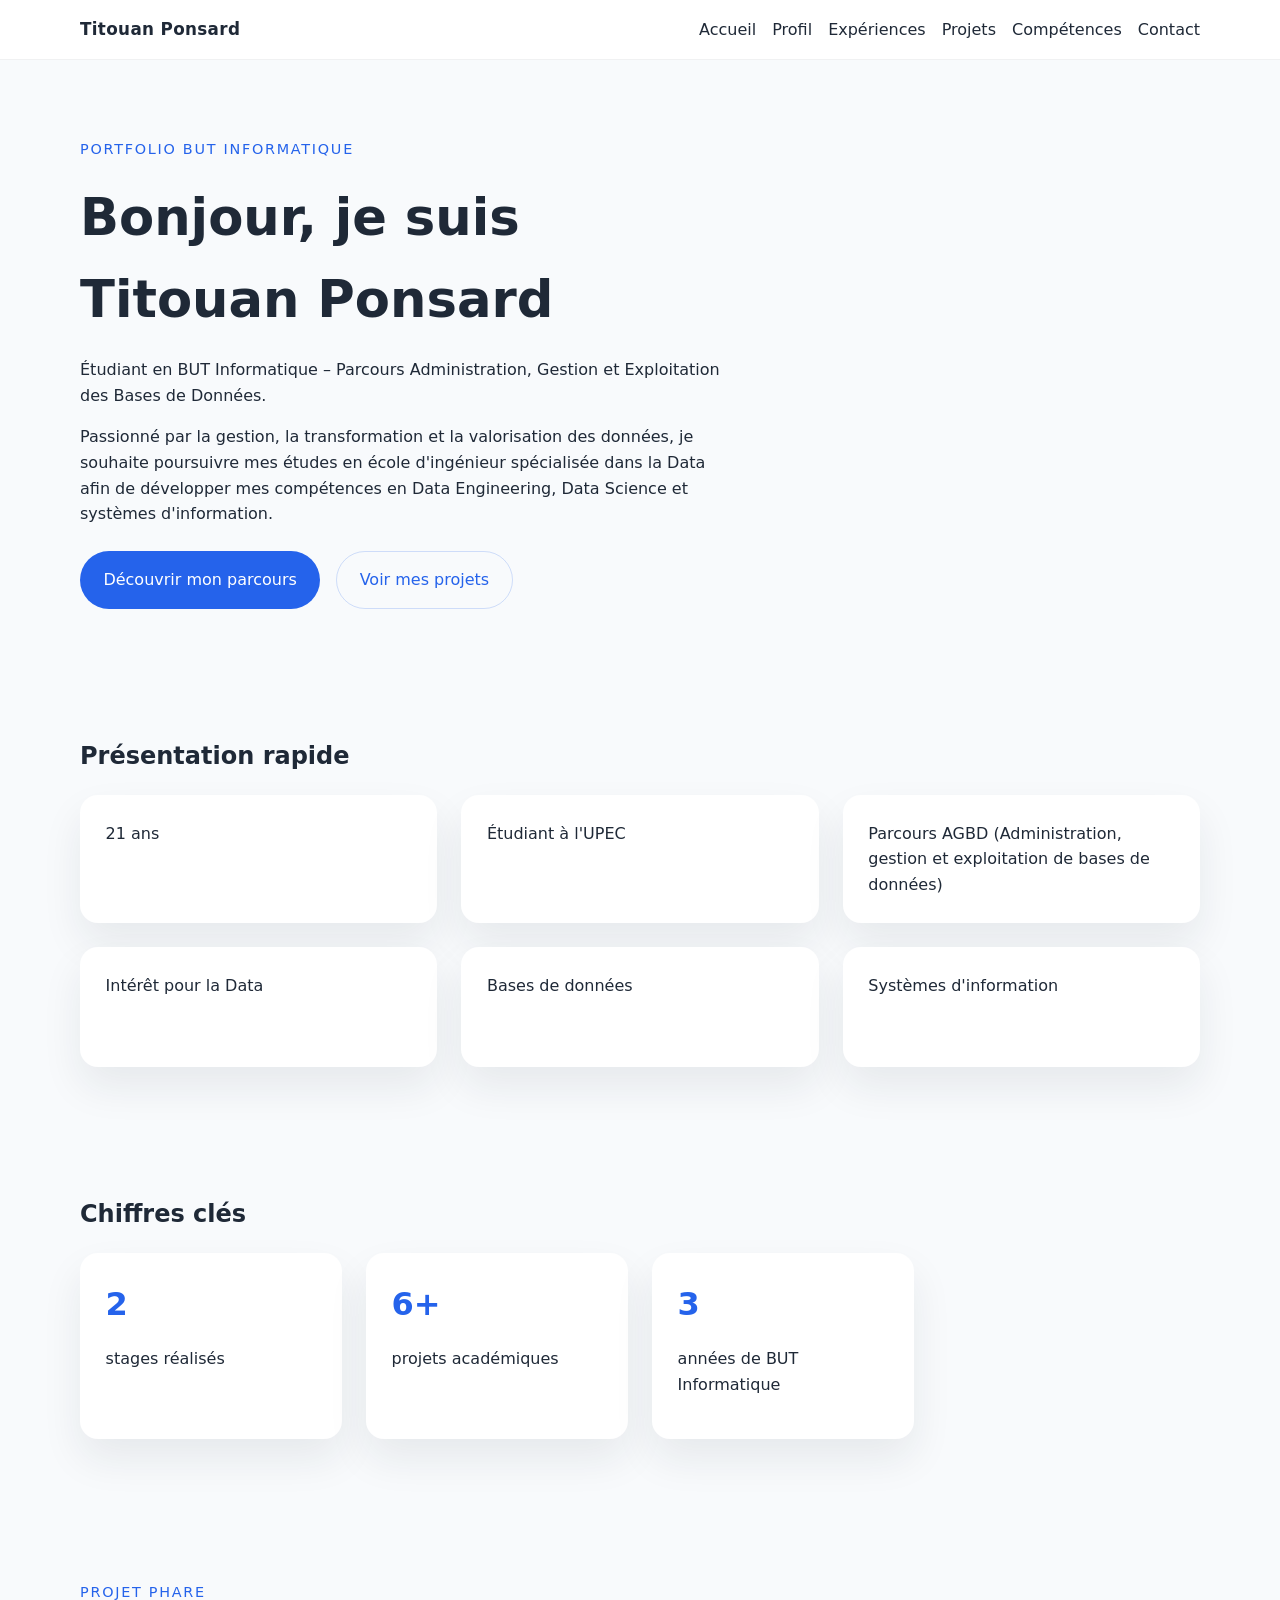
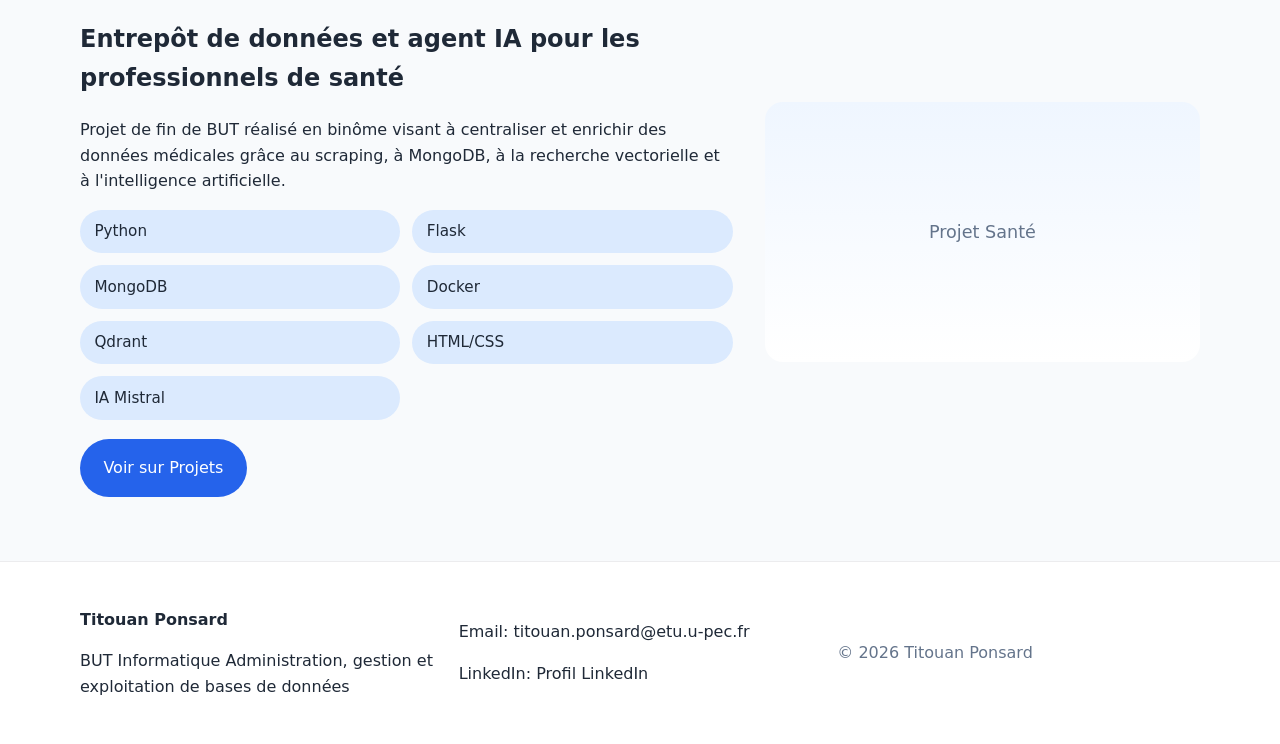
<file: index.html>
<!DOCTYPE html>
<html lang="fr">
<head>
  <meta charset="UTF-8">
  <meta name="viewport" content="width=device-width, initial-scale=1.0">
  <title>Portfolio - Titouan Ponsard</title>
  <link rel="stylesheet" href="css/style.css">
</head>
<body>
  <header class="site-header">
    <div class="container header-inner">
      <a href="index.html" class="brand">Titouan Ponsard</a>
      <nav class="site-nav" aria-label="Menu principal">
        <a href="index.html">Accueil</a>
        <a href="profil.html">Profil</a>
        <a href="parcours.html">Expériences</a>
        <a href="projets.html">Projets</a>
        <a href="competences.html">Compétences</a>
        <a href="contact.html">Contact</a>
      </nav>
    </div>
  </header>

  <main>
    <section class="hero section section-hero">
      <div class="container hero-grid">
        <div class="hero-copy">
          <p class="eyebrow">Portfolio BUT Informatique</p>
          <h1>Bonjour, je suis Titouan Ponsard</h1>
          <p class="hero-text">Étudiant en BUT Informatique – Parcours Administration, Gestion et Exploitation des Bases de Données.</p>
          <p>Passionné par la gestion, la transformation et la valorisation des données, je souhaite poursuivre mes études en école d'ingénieur spécialisée dans la Data afin de développer mes compétences en Data Engineering, Data Science et systèmes d'information.</p>
          <div class="hero-actions">
            <a class="button button-primary" href="parcours.html">Découvrir mon parcours</a>
            <a class="button button-secondary" href="projets.html">Voir mes projets</a>
          </div>
        </div>
        <div class="hero-banner" aria-hidden="true">
          <div class="hero-card">
          </div>
        </div>
      </div>
    </section>

    <section class="section section-overview">
      <div class="container">
        <h2>Présentation rapide</h2>
        <div class="overview-grid">
          <div class="overview-card">21 ans</div>
          <div class="overview-card">Étudiant à l'UPEC</div>
          <div class="overview-card">Parcours AGBD (Administration, gestion et exploitation de bases de données)</div>
          <div class="overview-card">Intérêt pour la Data</div>
          <div class="overview-card">Bases de données</div>
          <div class="overview-card">Systèmes d'information</div>
        </div>
      </div>
    </section>

    <section class="section section-stats">
      <div class="container">
        <h2>Chiffres clés</h2>
        <div class="stats-grid">
          <article class="stats-card">
            <h3>2</h3>
            <p>stages réalisés</p>
          </article>
          <article class="stats-card">
            <h3>6+</h3>
            <p>projets académiques</p>
          </article>
          <article class="stats-card">
            <h3>3</h3>
            <p>années de BUT Informatique</p>
          </article>
        </div>
      </div>
    </section>

    <section class="section section-highlight">
      <div class="container highlight-grid">
        <div>
          <p class="eyebrow">Projet phare</p>
          <h2>Entrepôt de données et agent IA pour les professionnels de santé</h2>
          <p>Projet de fin de BUT réalisé en binôme visant à centraliser et enrichir des données médicales grâce au scraping, à MongoDB, à la recherche vectorielle et à l'intelligence artificielle.</p>
          <ul class="project-technologies">
            <li>Python</li>
            <li>Flask</li>
            <li>MongoDB</li>
            <li>Docker</li>
            <li>Qdrant</li>
            <li>HTML/CSS</li>
            <li>IA Mistral</li>
          </ul>
          <a class="button button-primary" href="projets.html">Voir sur Projets</a>
        </div>
        <div class="highlight-card" aria-hidden="true">
          <div class="highlight-placeholder">Projet Santé</div>
        </div>
      </div>
    </section>
  </main>

  <footer class="site-footer">
    <div class="container footer-grid">
      <div>
        <p class="footer-title">Titouan Ponsard</p>
        <p>BUT Informatique Administration, gestion et exploitation de bases de données</p>
      </div>
      <div>
        <p>Email: <a href="mailto:titouan.ponsard@etu.u-pec.fr">titouan.ponsard@etu.u-pec.fr</a></p>
        <p>LinkedIn: <a href="https://www.linkedin.com/in/titouanponsard/" target="_blank" rel="noopener noreferrer">Profil LinkedIn</a></p>
      </div>
      <p class="footer-copy">© 2026 Titouan Ponsard</p>
    </div>
  </footer>

  <script src="js/script.js"></script>
</body>
</html>
</file>
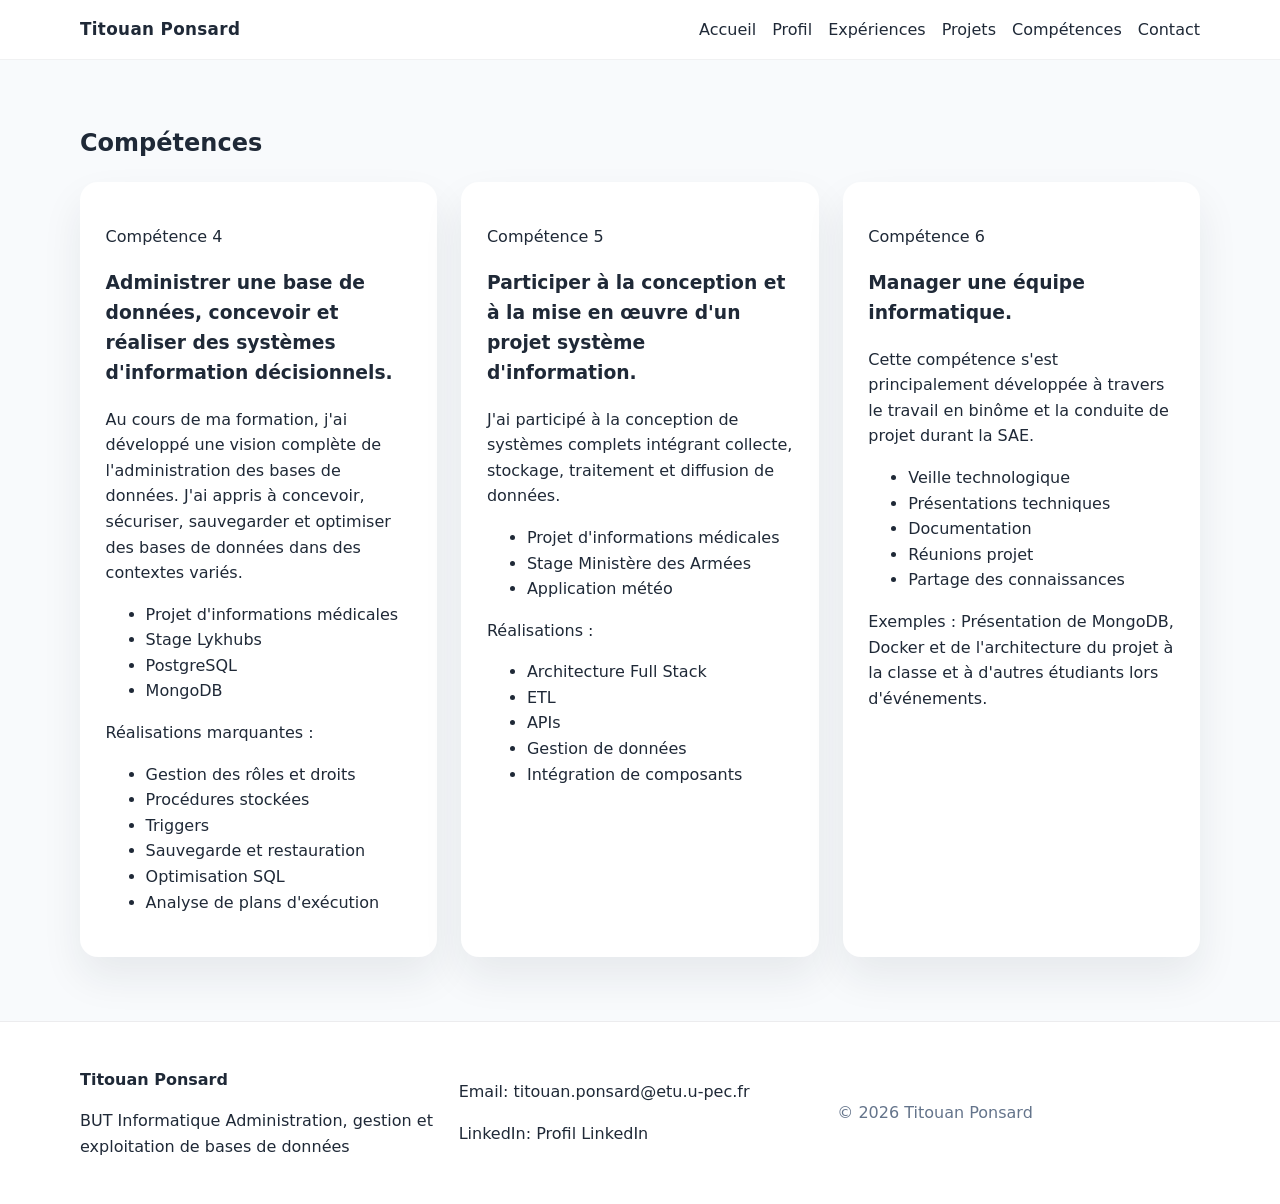
<file: competences.html>
<!DOCTYPE html>
<html lang="fr">
<head>
  <meta charset="UTF-8">
  <meta name="viewport" content="width=device-width, initial-scale=1.0">
  <title>Compétences - Titouan Ponsard</title>
  <link rel="stylesheet" href="css/style.css">
</head>
<body>
  <header class="site-header">
    <div class="container header-inner">
      <a href="index.html" class="brand">Titouan Ponsard</a>
      <nav class="site-nav" aria-label="Menu principal">
        <a href="index.html">Accueil</a>
        <a href="profil.html">Profil</a>
        <a href="parcours.html">Expériences</a>
        <a href="projets.html">Projets</a>
        <a href="competences.html">Compétences</a>
        <a href="contact.html">Contact</a>
      </nav>
    </div>
  </header>

  <main>
    <section class="section section-competences">
      <div class="container">
        <h1>Compétences</h1>
        <div class="competence-grid">
          <article class="competence-card">
            <p>Compétence 4</p>
            <h3>Administrer une base de données, concevoir et réaliser des systèmes d'information décisionnels.</h3>
            <p>Au cours de ma formation, j'ai développé une vision complète de l'administration des bases de données. J'ai appris à concevoir, sécuriser, sauvegarder et optimiser des bases de données dans des contextes variés.</p>
            <ul>
              <li>Projet d'informations médicales</li>
              <li>Stage Lykhubs</li>
              <li>PostgreSQL</li>
              <li>MongoDB</li>
            </ul>
            <p>Réalisations marquantes :</p>
            <ul>
              <li>Gestion des rôles et droits</li>
              <li>Procédures stockées</li>
              <li>Triggers</li>
              <li>Sauvegarde et restauration</li>
              <li>Optimisation SQL</li>
              <li>Analyse de plans d'exécution</li>
            </ul>
          </article>

          <article class="competence-card">
            <p>Compétence 5</p>
            <h3>Participer à la conception et à la mise en œuvre d'un projet système d'information.</h3>
            <p>J'ai participé à la conception de systèmes complets intégrant collecte, stockage, traitement et diffusion de données.</p>
            <ul>
              <li>Projet d'informations médicales</li>
              <li>Stage Ministère des Armées</li>
              <li>Application météo</li>
            </ul>
            <p>Réalisations :</p>
            <ul>
              <li>Architecture Full Stack</li>
              <li>ETL</li>
              <li>APIs</li>
              <li>Gestion de données</li>
              <li>Intégration de composants</li>
            </ul>
          </article>

          <article class="competence-card">
            <p>Compétence 6</p>
            <h3>Manager une équipe informatique.</h3>
            <p>Cette compétence s'est principalement développée à travers le travail en binôme et la conduite de projet durant la SAE.</p>
            <ul>
              <li>Veille technologique</li>
              <li>Présentations techniques</li>
              <li>Documentation</li>
              <li>Réunions projet</li>
              <li>Partage des connaissances</li>
            </ul>
            <p>Exemples : Présentation de MongoDB, Docker et de l'architecture du projet à la classe et à d'autres étudiants lors d'événements.</p>
          </article>
        </div>
      </div>
    </section>
  </main>

  <footer class="site-footer">
    <div class="container footer-grid">
      <div>
        <p class="footer-title">Titouan Ponsard</p>
        <p>BUT Informatique Administration, gestion et exploitation de bases de données</p>
      </div>
      <div>
        <p>Email: <a href="mailto:titouan.ponsard@etu.u-pec.fr">titouan.ponsard@etu.u-pec.fr</a></p>
        <p>LinkedIn: <a href="https://www.linkedin.com/in/titouanponsard/">Profil LinkedIn</a></p>
      </div>
      <p class="footer-copy">© 2026 Titouan Ponsard</p>
    </div>
  </footer>

  <script src="js/script.js"></script>
</body>
</html>
</file>
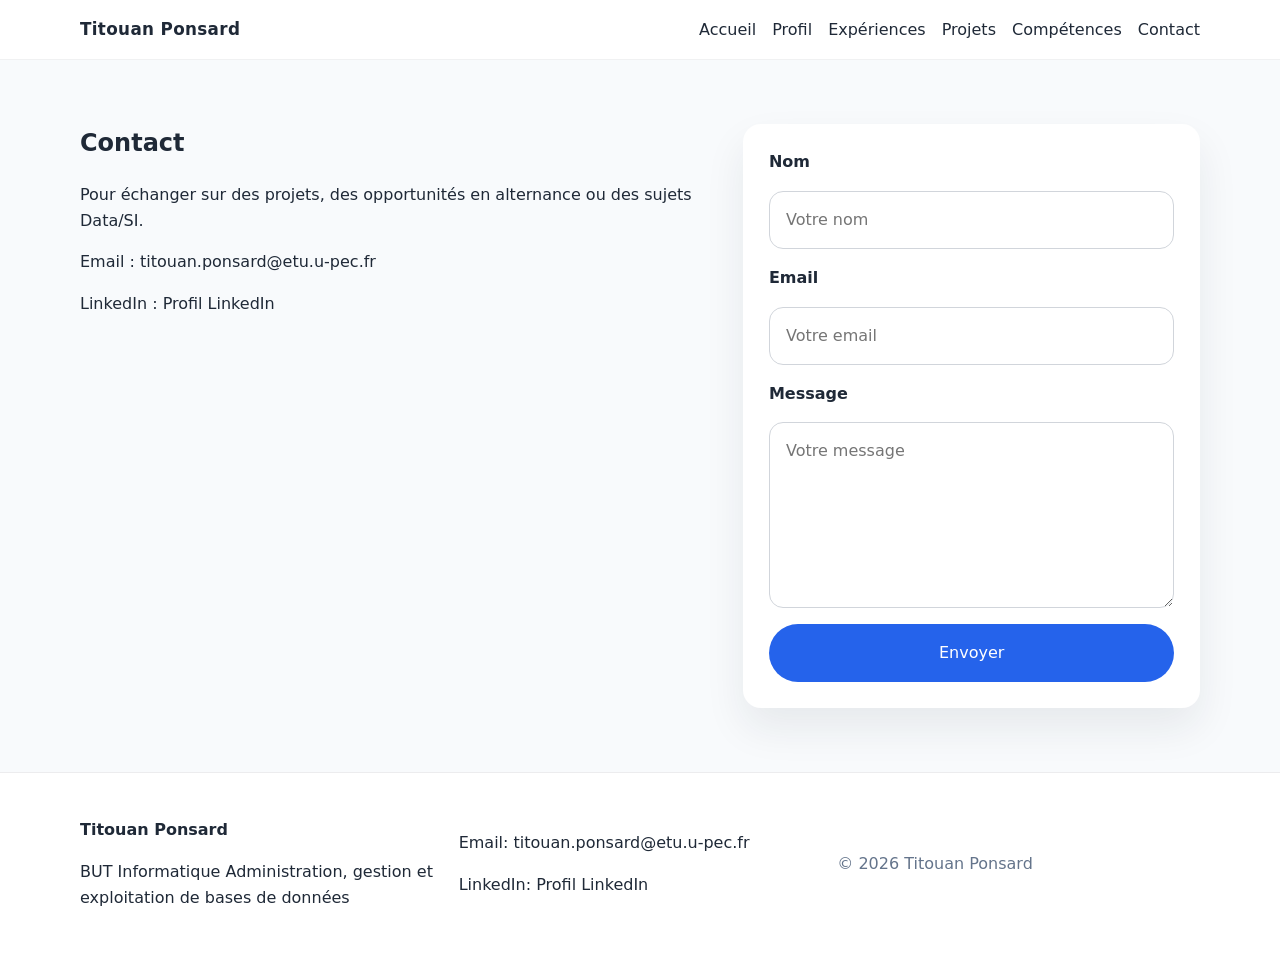
<file: contact.html>
<!DOCTYPE html>
<html lang="fr">
<head>
  <meta charset="UTF-8">
  <meta name="viewport" content="width=device-width, initial-scale=1.0">
  <title>Contact - Titouan Ponsard</title>
  <link rel="stylesheet" href="css/style.css">
</head>
<body>
  <header class="site-header">
    <div class="container header-inner">
      <a href="index.html" class="brand">Titouan Ponsard</a>
      <nav class="site-nav" aria-label="Menu principal">
        <a href="index.html">Accueil</a>
        <a href="profil.html">Profil</a>
        <a href="parcours.html">Expériences</a>
        <a href="projets.html">Projets</a>
        <a href="competences.html">Compétences</a>
        <a href="contact.html">Contact</a>
      </nav>
    </div>
  </header>

  <main>
    <section class="section section-contact">
      <div class="container contact-grid">
        <div>
          <h1>Contact</h1>
          <p>Pour échanger sur des projets, des opportunités en alternance ou des sujets Data/SI.</p>
          <p>Email : <a href="mailto:titouan.ponsard@etu.u-pec.fr">titouan.ponsard@etu.u-pec.fr</a></p>
          <p>LinkedIn : <a href="https://www.linkedin.com/in/titouanponsard/">Profil LinkedIn</a></p>
        </div>
        <form class="contact-form" aria-label="Formulaire de contact">
          <label for="name">Nom</label>
          <input id="name" type="text" placeholder="Votre nom" required>

          <label for="email">Email</label>
          <input id="email" type="email" placeholder="Votre email" required>

          <label for="message">Message</label>
          <textarea id="message" rows="6" placeholder="Votre message" required></textarea>

          <button type="submit" class="button button-primary">Envoyer</button>
        </form>
      </div>
    </section>
  </main>

  <footer class="site-footer">
    <div class="container footer-grid">
      <div>
        <p class="footer-title">Titouan Ponsard</p>
        <p>BUT Informatique Administration, gestion et exploitation de bases de données</p>
      </div>
      <div>
        <p>Email: <a href="mailto:titouan.ponsard@etu.u-pec.fr">titouan.ponsard@etu.u-pec.fr</a></p>
        <p>LinkedIn: <a href="https://www.linkedin.com/in/titouanponsard/">Profil LinkedIn</a></p>
      </div>
      <p class="footer-copy">© 2026 Titouan Ponsard</p>
    </div>
  </footer>

  <script src="js/script.js"></script>
</body>
</html>
</file>
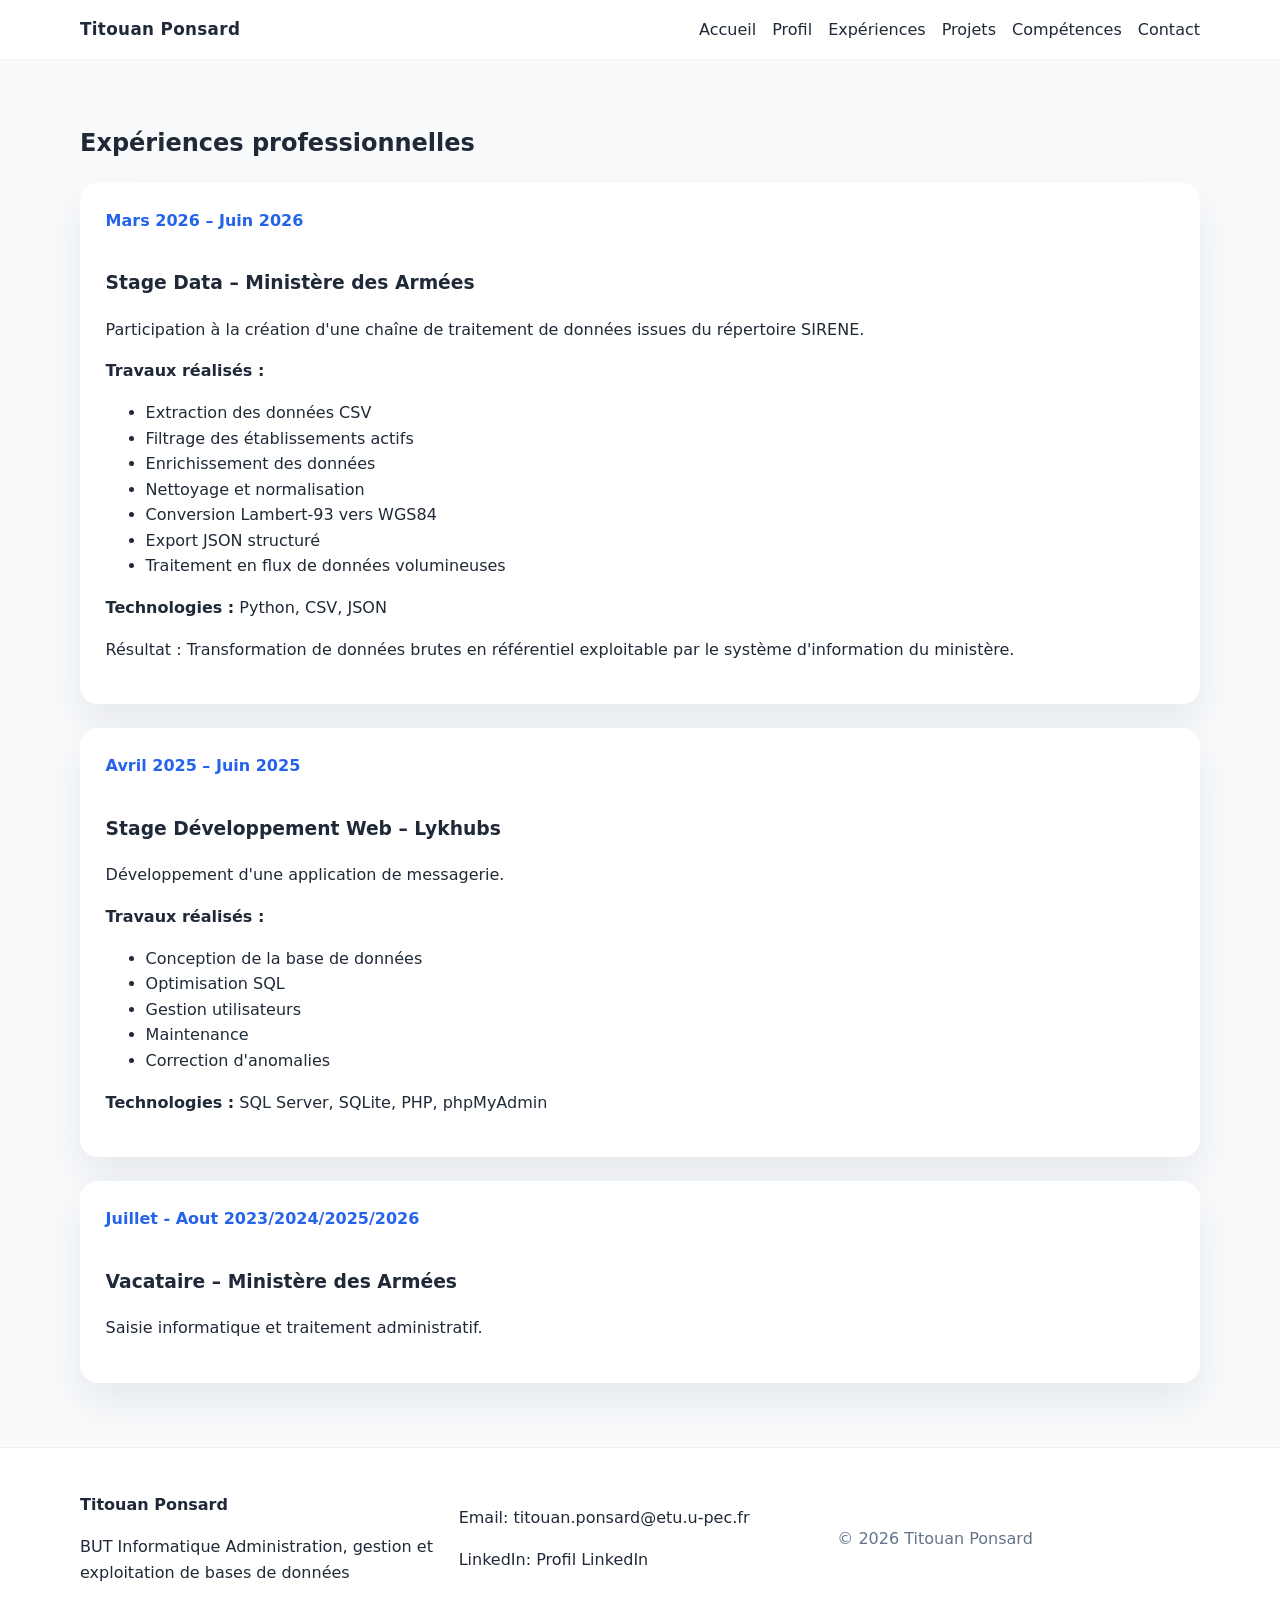
<file: parcours.html>
<!DOCTYPE html>
<html lang="fr">
<head>
  <meta charset="UTF-8">
  <meta name="viewport" content="width=device-width, initial-scale=1.0">
  <title>Expériences professionnelles - Titouan Ponsard</title>
  <link rel="stylesheet" href="css/style.css">
</head>
<body>
  <header class="site-header">
    <div class="container header-inner">
      <a href="index.html" class="brand">Titouan Ponsard</a>
      <nav class="site-nav" aria-label="Menu principal">
        <a href="index.html">Accueil</a>
        <a href="profil.html">Profil</a>
        <a href="parcours.html">Expériences</a>
        <a href="projets.html">Projets</a>
        <a href="competences.html">Compétences</a>
        <a href="contact.html">Contact</a>
      </nav>
    </div>
  </header>

  <main>
    <section class="section section-parcours">
      <div class="container">
        <h1>Expériences professionnelles</h1>
        <div class="timeline">
          <article class="timeline-item">
            <span class="timeline-date">Mars 2026 – Juin 2026</span>
            <div class="timeline-content">
              <h3>Stage Data – Ministère des Armées</h3>
              <p>Participation à la création d'une chaîne de traitement de données issues du répertoire SIRENE.</p>
              <p><strong>Travaux réalisés :</strong></p>
              <ul>
                <li>Extraction des données CSV</li>
                <li>Filtrage des établissements actifs</li>
                <li>Enrichissement des données</li>
                <li>Nettoyage et normalisation</li>
                <li>Conversion Lambert-93 vers WGS84</li>
                <li>Export JSON structuré</li>
                <li>Traitement en flux de données volumineuses</li>
              </ul>
              <p><strong>Technologies :</strong> Python, CSV, JSON</p>
              <p>Résultat : Transformation de données brutes en référentiel exploitable par le système d'information du ministère.</p>
            </div>
          </article>

          <article class="timeline-item">
            <span class="timeline-date">Avril 2025 – Juin 2025</span>
            <div class="timeline-content">
              <h3>Stage Développement Web – Lykhubs</h3>
              <p>Développement d'une application de messagerie.</p>
              <p><strong>Travaux réalisés :</strong></p>
              <ul>
                <li>Conception de la base de données</li>
                <li>Optimisation SQL</li>
                <li>Gestion utilisateurs</li>
                <li>Maintenance</li>
                <li>Correction d'anomalies</li>
              </ul>
              <p><strong>Technologies :</strong> SQL Server, SQLite, PHP, phpMyAdmin</p>
            </div>
          </article>

          <article class="timeline-item">
            <span class="timeline-date">Juillet - Aout 2023/2024/2025/2026</span>
            <div class="timeline-content">
              <h3>Vacataire – Ministère des Armées</h3>
              <p>Saisie informatique et traitement administratif.</p>
            </div>
          </article>
        </div>
      </div>
    </section>
  </main>

  <footer class="site-footer">
    <div class="container footer-grid">
      <div>
        <p class="footer-title">Titouan Ponsard</p>
        <p>BUT Informatique Administration, gestion et exploitation de bases de données</p>
      </div>
      <div>
        <p>Email: <a href="mailto:titouan.ponsard@etu.u-pec.fr">titouan.ponsard@etu.u-pec.fr</a></p>
        <p>LinkedIn: <a href="https://www.linkedin.com/in/titouanponsard/">Profil LinkedIn</a></p>
      </div>
      <p class="footer-copy">© 2026 Titouan Ponsard</p>
    </div>
  </footer>

  <script src="js/script.js"></script>
</body>
</html>
</file>
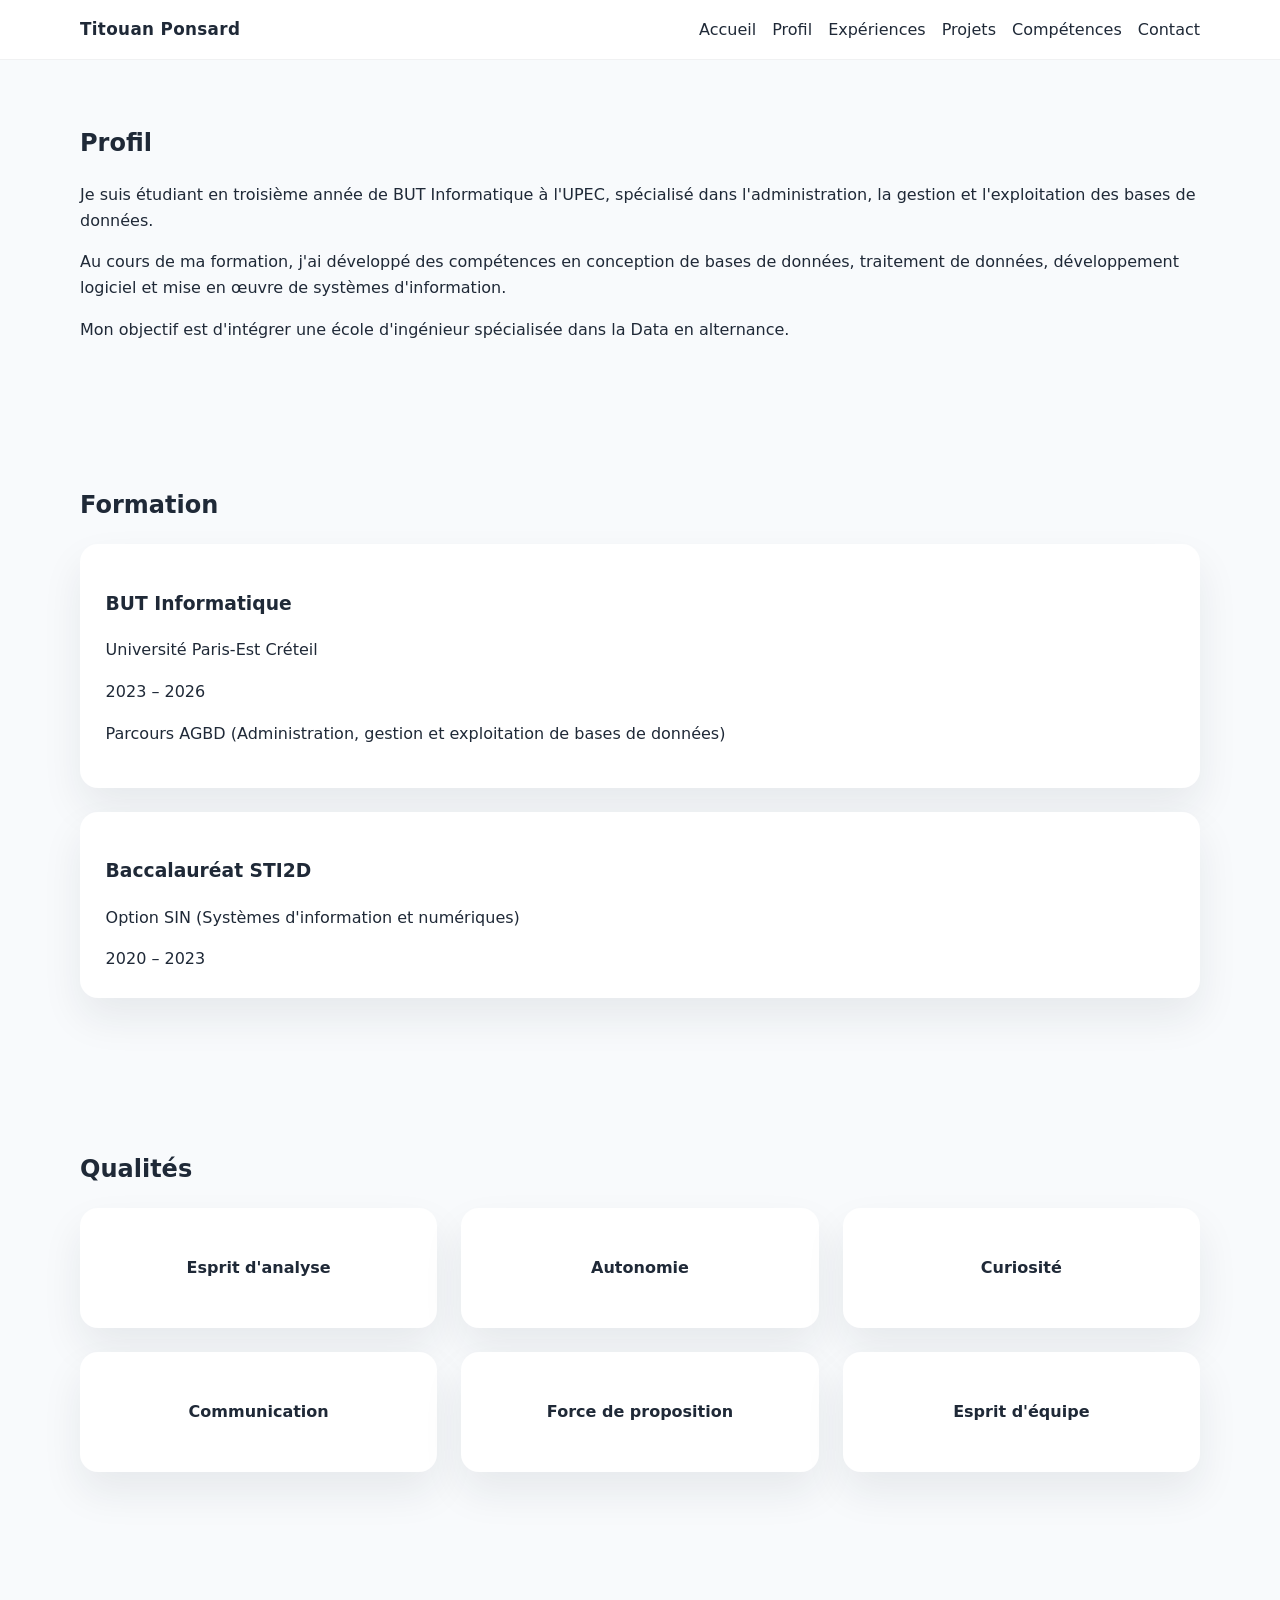
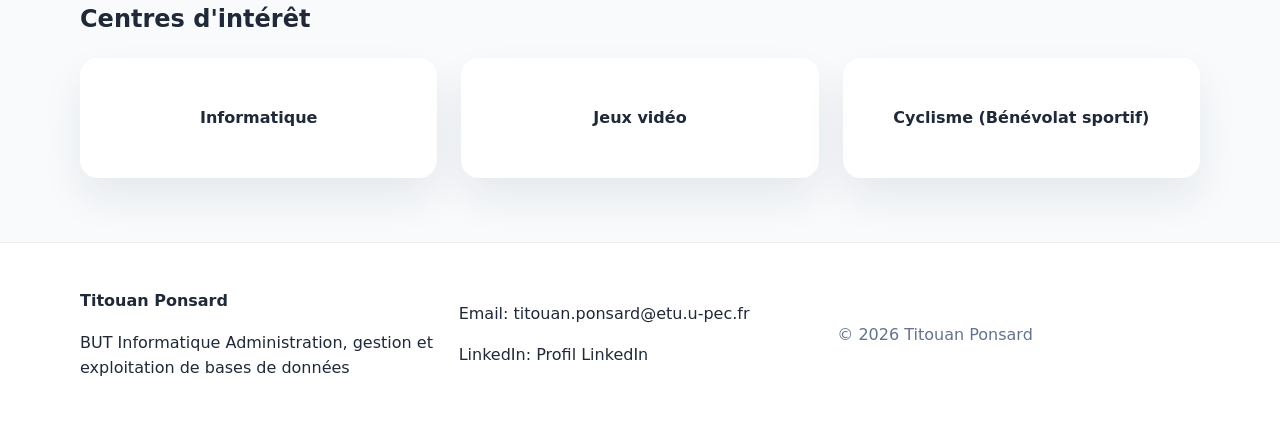
<file: profil.html>
<!DOCTYPE html>
<html lang="fr">
<head>
  <meta charset="UTF-8">
  <meta name="viewport" content="width=device-width, initial-scale=1.0">
  <title>Profil - Titouan Ponsard</title>
  <link rel="stylesheet" href="css/style.css">
</head>
<body>
  <header class="site-header">
    <div class="container header-inner">
      <a href="index.html" class="brand">Titouan Ponsard</a>
      <nav class="site-nav" aria-label="Menu principal">
        <a href="index.html">Accueil</a>
        <a href="profil.html">Profil</a>
        <a href="parcours.html">Expériences</a>
        <a href="projets.html">Projets</a>
        <a href="competences.html">Compétences</a>
        <a href="contact.html">Contact</a>
      </nav>
    </div>
  </header>

  <main>
    <section class="section section-profile">
      <div class="container">
        <h1>Profil</h1>
        <p>Je suis étudiant en troisième année de BUT Informatique à l'UPEC, spécialisé dans l'administration, la gestion et l'exploitation des bases de données.</p>
        <p>Au cours de ma formation, j'ai développé des compétences en conception de bases de données, traitement de données, développement logiciel et mise en œuvre de systèmes d'information.</p>
        <p>Mon objectif est d'intégrer une école d'ingénieur spécialisée dans la Data en alternance.</p>
      </div>
    </section>

    <section class="section section-education">
      <div class="container">
        <h2>Formation</h2>
        <div class="timeline-card">
          <h3>BUT Informatique</h3>
          <p>Université Paris-Est Créteil</p>
          <span>2023 – 2026</span>
          <p>Parcours AGBD (Administration, gestion et exploitation de bases de données)</p>
        </div>
        <div class="timeline-card">
          <h3>Baccalauréat STI2D</h3>
          <p>Option SIN (Systèmes d'information et numériques)</p>
          <span>2020 – 2023</span>
        </div>
      </div>
    </section>

    <section class="section section-skills-cards">
      <div class="container">
        <h2>Qualités</h2>
        <div class="cards-grid">
          <div class="skill-card">Esprit d'analyse</div>
          <div class="skill-card">Autonomie</div>
          <div class="skill-card">Curiosité</div>
          <div class="skill-card">Communication</div>
          <div class="skill-card">Force de proposition</div>
          <div class="skill-card">Esprit d'équipe</div>
        </div>
      </div>
    </section>

    <section class="section section-interests">
      <div class="container">
        <h2>Centres d'intérêt</h2>
        <div class="interests-grid">
          <div class="interest-card">Informatique</div>
          <div class="interest-card">Jeux vidéo</div>
          <div class="interest-card"> Cyclisme (Bénévolat sportif)</div>
        </div>
      </div>
    </section>
  </main>

  <footer class="site-footer">
    <div class="container footer-grid">
      <div>
        <p class="footer-title">Titouan Ponsard</p>
        <p>BUT Informatique Administration, gestion et exploitation de bases de données</p>
      </div>
      <div>
        <p>Email: <a href="mailto:titouan.ponsard@etu.u-pec.fr">titouan.ponsard@etu.u-pec.fr</a></p>
        <p>LinkedIn: <a href="https://www.linkedin.com/in/titouanponsard/" target="_blank" rel="noopener noreferrer">Profil LinkedIn</a></p>
      </div>
      <p class="footer-copy">© 2026 Titouan Ponsard</p>
    </div>
  </footer>

  <script src="js/script.js"></script>
</body>
</html>
</file>
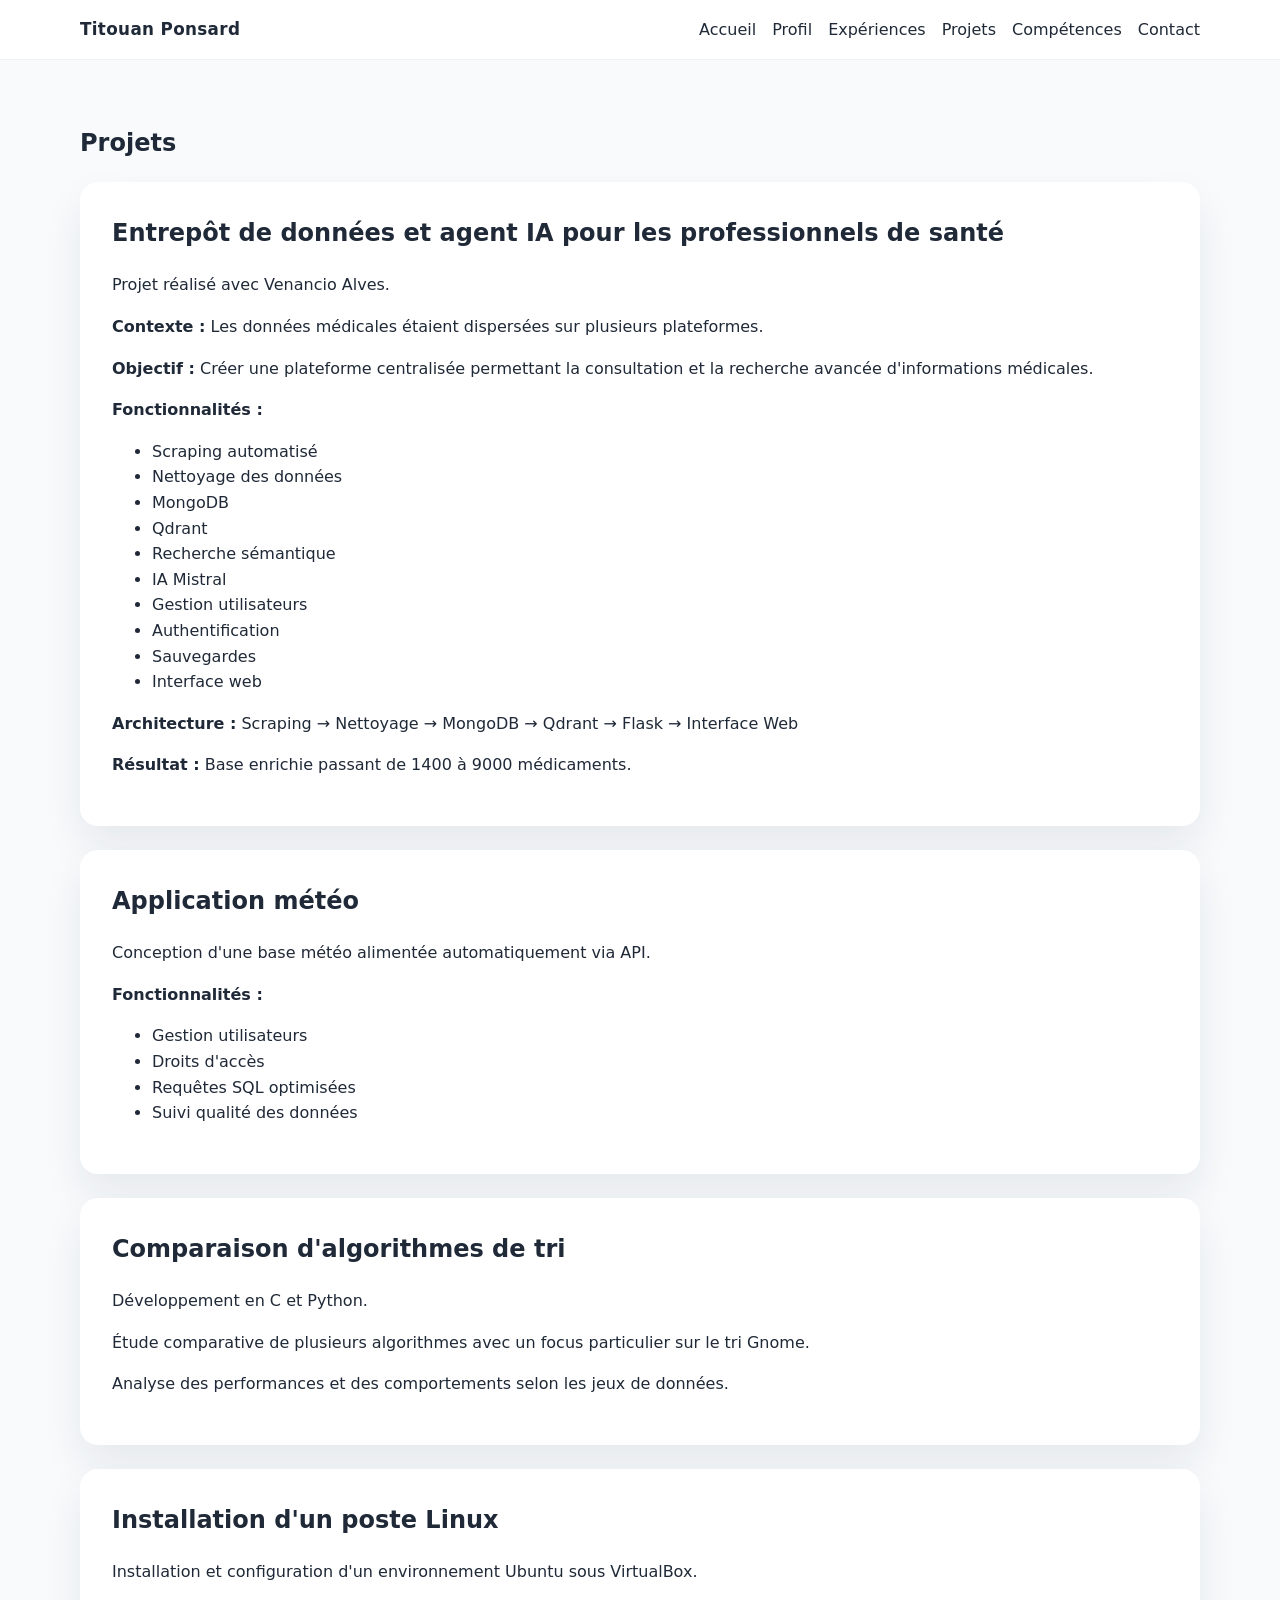
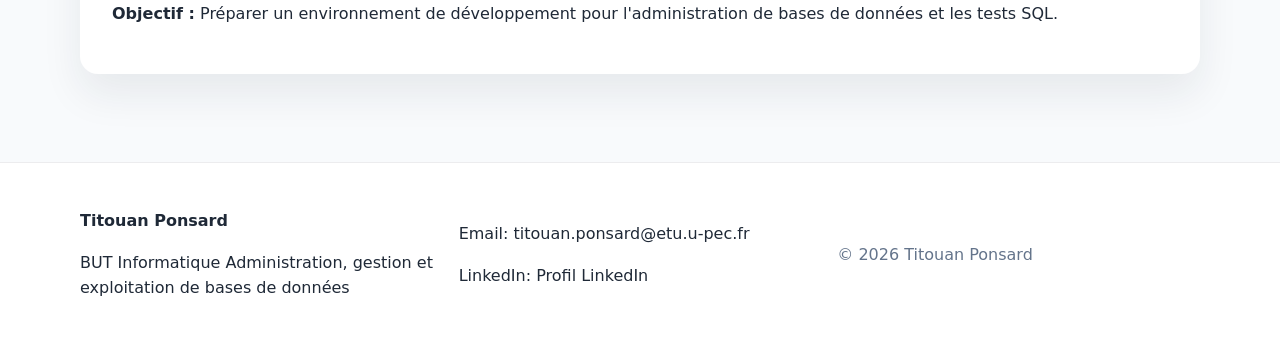
<file: projets.html>
<!DOCTYPE html>
<html lang="fr">
<head>
  <meta charset="UTF-8">
  <meta name="viewport" content="width=device-width, initial-scale=1.0">
  <title>Projets - Titouan Ponsard</title>
  <link rel="stylesheet" href="css/style.css">
</head>
<body>
  <header class="site-header">
    <div class="container header-inner">
      <a href="index.html" class="brand">Titouan Ponsard</a>
      <nav class="site-nav" aria-label="Menu principal">
        <a href="index.html">Accueil</a>
        <a href="profil.html">Profil</a>
        <a href="parcours.html">Expériences</a>
        <a href="projets.html">Projets</a>
        <a href="competences.html">Compétences</a>
        <a href="contact.html">Contact</a>
      </nav>
    </div>
  </header>

  <main>
    <section class="section section-projects">
      <div class="container">
        <h1>Projets</h1>
        <div class="project-card">
          <h2>Entrepôt de données et agent IA pour les professionnels de santé</h2>
          <p>Projet réalisé avec Venancio Alves.</p>
          <p><strong>Contexte :</strong> Les données médicales étaient dispersées sur plusieurs plateformes.</p>
          <p><strong>Objectif :</strong> Créer une plateforme centralisée permettant la consultation et la recherche avancée d'informations médicales.</p>
          <p><strong>Fonctionnalités :</strong></p>
          <ul>
            <li>Scraping automatisé</li>
            <li>Nettoyage des données</li>
            <li>MongoDB</li>
            <li>Qdrant</li>
            <li>Recherche sémantique</li>
            <li>IA Mistral</li>
            <li>Gestion utilisateurs</li>
            <li>Authentification</li>
            <li>Sauvegardes</li>
            <li>Interface web</li>
          </ul>
          <p><strong>Architecture :</strong> Scraping → Nettoyage → MongoDB → Qdrant → Flask → Interface Web</p>
          <p><strong>Résultat :</strong> Base enrichie passant de 1400 à 9000 médicaments.</p>
        </div>

        <div class="project-card">
          <h2>Application météo</h2>
          <p>Conception d'une base météo alimentée automatiquement via API.</p>
          <p><strong>Fonctionnalités :</strong></p>
          <ul>
            <li>Gestion utilisateurs</li>
            <li>Droits d'accès</li>
            <li>Requêtes SQL optimisées</li>
            <li>Suivi qualité des données</li>
          </ul>
        </div>

        <div class="project-card">
          <h2>Comparaison d'algorithmes de tri</h2>
          <p>Développement en C et Python.</p>
          <p>Étude comparative de plusieurs algorithmes avec un focus particulier sur le tri Gnome.</p>
          <p>Analyse des performances et des comportements selon les jeux de données.</p>
        </div>

        <div class="project-card">
          <h2>Installation d'un poste Linux</h2>
          <p>Installation et configuration d'un environnement Ubuntu sous VirtualBox.</p>
          <p><strong>Objectif :</strong> Préparer un environnement de développement pour l'administration de bases de données et les tests SQL.</p>
        </div>
      </div>
    </section>
  </main>

  <footer class="site-footer">
    <div class="container footer-grid">
      <div>
        <p class="footer-title">Titouan Ponsard</p>
        <p>BUT Informatique Administration, gestion et exploitation de bases de données</p>
      </div>
      <div>
        <p>Email: <a href="mailto:titouan.ponsard@etu.u-pec.fr">titouan.ponsard@etu.u-pec.fr</a></p>
        <p>LinkedIn: <a href="https://www.linkedin.com/in/titouanponsard/">Profil LinkedIn</a></p>
      </div>
      <p class="footer-copy">© 2026 Titouan Ponsard</p>
    </div>
  </footer>

  <script src="js/script.js"></script>
</body>
</html>
</file>
<file: css/style.css>
/* Palette */
:root {
  --primary: #2563eb;
  --primary-alt: #3b82f6;
  --surface: #ffffff;
  --surface-alt: #f8fafc;
  --text: #1f2937;
  --muted: #64748b;
  --light: #dbeafe;
  --radius: 18px;
  --shadow: 0 20px 40px rgba(31, 41, 55, 0.08);
}

* {
  box-sizing: border-box;
}

html {
  scroll-behavior: smooth;
}

body {
  margin: 0;
  font-family: Inter, system-ui, -apple-system, BlinkMacSystemFont, "Segoe UI", sans-serif;
  background: var(--surface-alt);
  color: var(--text);
  line-height: 1.6;
}

img {
  max-width: 100%;
  display: block;
}

a {
  color: inherit;
  text-decoration: none;
}

button,
input,
textarea {
  font: inherit;
}

.container {
  width: min(1120px, calc(100% - 2rem));
  margin: 0 auto;
}

.site-header {
  position: sticky;
  top: 0;
  z-index: 10;
  backdrop-filter: blur(10px);
  background: rgba(255, 255, 255, 0.92);
  border-bottom: 1px solid rgba(15, 23, 42, 0.06);
}

.header-inner {
  display: flex;
  align-items: center;
  justify-content: space-between;
  gap: 1rem;
  padding: 1rem 0;
}

.brand {
  font-weight: 700;
  font-size: 1.05rem;
  letter-spacing: 0.02em;
}

.site-nav {
  display: flex;
  flex-wrap: wrap;
  gap: 1rem;
}

.site-nav a {
  color: var(--text);
  font-weight: 500;
  transition: color 0.25s ease;
}

.site-nav a:hover,
.site-nav a:focus-visible {
  color: var(--primary);
}

.section {
  padding: 4rem 0;
}

.section,
.project-card,
.timeline-item,
.competence-card,
.stats-card,
.overview-card {
  opacity: 0;
  transform: translateY(20px);
  transition: opacity 0.7s ease, transform 0.7s ease;
}

.is-visible {
  opacity: 1;
  transform: translateY(0);
}

.overview-card:hover,
.stats-card:hover,
.project-card:hover,
.timeline-item:hover,
.competence-card:hover,
.timeline-card:hover,
.contact-form:hover {
  transform: translateY(-3px);
}

.section h1,
.section h2 {
  margin-top: 0;
}

.eyebrow {
  font-size: 0.9rem;
  color: var(--primary);
  text-transform: uppercase;
  letter-spacing: 0.12em;
  margin-bottom: 1rem;
}

.hero-grid {
  display: grid;
  grid-template-columns: 1.2fr 0.8fr;
  align-items: center;
  gap: 2rem;
}

.hero-copy h1 {
  font-size: clamp(2.5rem, 4vw, 3.5rem);
  margin: 0 0 1rem;
}

.hero-copy p {
  max-width: 42rem;
}

.hero-actions {
  display: flex;
  flex-wrap: wrap;
  gap: 1rem;
  margin-top: 1.5rem;
}

.button {
  display: inline-flex;
  align-items: center;
  justify-content: center;
  padding: 0.95rem 1.4rem;
  border-radius: 999px;
  border: 1px solid transparent;
  transition: transform 0.25s ease, background-color 0.25s ease, color 0.25s ease;
}

.button:hover,
.button:focus-visible {
  transform: translateY(-1px);
}

.button-primary {
  background: var(--primary);
  color: #fff;
}

.button-secondary {
  background: transparent;
  color: var(--primary);
  border-color: rgba(37, 99, 235, 0.2);
}

.section-overview .overview-grid,
.stats-grid,
.cards-grid,
.interests-grid,
.competence-grid,
.contact-grid {
  display: grid;
  gap: 1.5rem;
}

.overview-grid {
  grid-template-columns: repeat(3, minmax(0, 1fr));
}

.overview-card,
.stats-card,
.skill-card,
.interest-card,
.project-card,
.timeline-card,
.competence-card,
.contact-form {
  background: var(--surface);
  border-radius: var(--radius);
  box-shadow: var(--shadow);
  padding: 1.6rem;
}

.overview-card,
.stats-card,
.skill-card,
.interest-card,
.timeline-card,
.competence-card {
  min-height: 120px;
}

.stats-grid {
  grid-template-columns: repeat(4, minmax(0, 1fr));
}

.stats-card h3 {
  margin: 0;
  font-size: 2rem;
  color: var(--primary);
}

.highlight-grid {
  display: grid;
  grid-template-columns: 1.2fr 0.8fr;
  gap: 2rem;
  align-items: center;
}

.highlight-card {
  min-height: 260px;
  display: grid;
  place-items: center;
  background: linear-gradient(180deg, #eff6ff 0%, #ffffff 100%);
  border-radius: var(--radius);
}

.highlight-placeholder {
  font-size: 1.1rem;
  color: var(--muted);
}

.project-technologies {
  list-style: none;
  margin: 1rem 0 1.2rem;
  padding: 0;
  display: grid;
  grid-template-columns: repeat(2, minmax(0, 1fr));
  gap: 0.75rem;
}

.project-technologies li {
  background: var(--light);
  border-radius: 999px;
  padding: 0.6rem 0.9rem;
  font-size: 0.95rem;
}

.timeline {
  display: grid;
  gap: 1.5rem;
}

.timeline-item {
  display: grid;
  gap: 1rem;
  padding: 1.6rem;
  background: var(--surface);
  border-radius: var(--radius);
  box-shadow: var(--shadow);
}

.timeline-date {
  font-weight: 700;
  color: var(--primary);
}

.timeline-card {
  margin-bottom: 1.5rem;
}

.section-skills-cards .cards-grid,
.section-interests .interests-grid,
.section-competences .competence-grid {
  grid-template-columns: repeat(3, minmax(0, 1fr));
}

.skill-card,
.interest-card {
  display: grid;
  place-items: center;
  font-weight: 600;
}

.project-card {
  padding: 2rem;
  margin-bottom: 1.5rem;
}

.contact-grid {
  grid-template-columns: 1.4fr 1fr;
  align-items: start;
}

.contact-form {
  display: grid;
  gap: 1rem;
}

.contact-form label {
  font-weight: 600;
}

.contact-form input,
.contact-form textarea {
  width: 100%;
  padding: 0.95rem 1rem;
  border: 1px solid #d1d5db;
  border-radius: 14px;
  background: #fff;
}

.site-footer {
  border-top: 1px solid rgba(15, 23, 42, 0.08);
  background: #fff;
}

.footer-grid {
  display: grid;
  grid-template-columns: repeat(3, minmax(0, 1fr));
  gap: 1rem;
  align-items: center;
  padding: 1.8rem 0;
}

.footer-title {
  font-weight: 700;
}

.footer-copy {
  color: var(--muted);
}

@media (max-width: 900px) {
  .hero-grid,
  .highlight-grid,
  .contact-grid,
  .overview-grid,
  .stats-grid,
  .section-skills-cards .cards-grid,
  .section-interests .interests-grid,
  .section-competences .competence-grid {
    grid-template-columns: 1fr;
  }

  .site-header {
    position: relative;
  }

  .header-inner {
    flex-direction: column;
    align-items: start;
  }
}

@media (max-width: 640px) {
  .section {
    padding: 3rem 0;
  }

  .button {
    width: 100%;
  }
}
</file>
